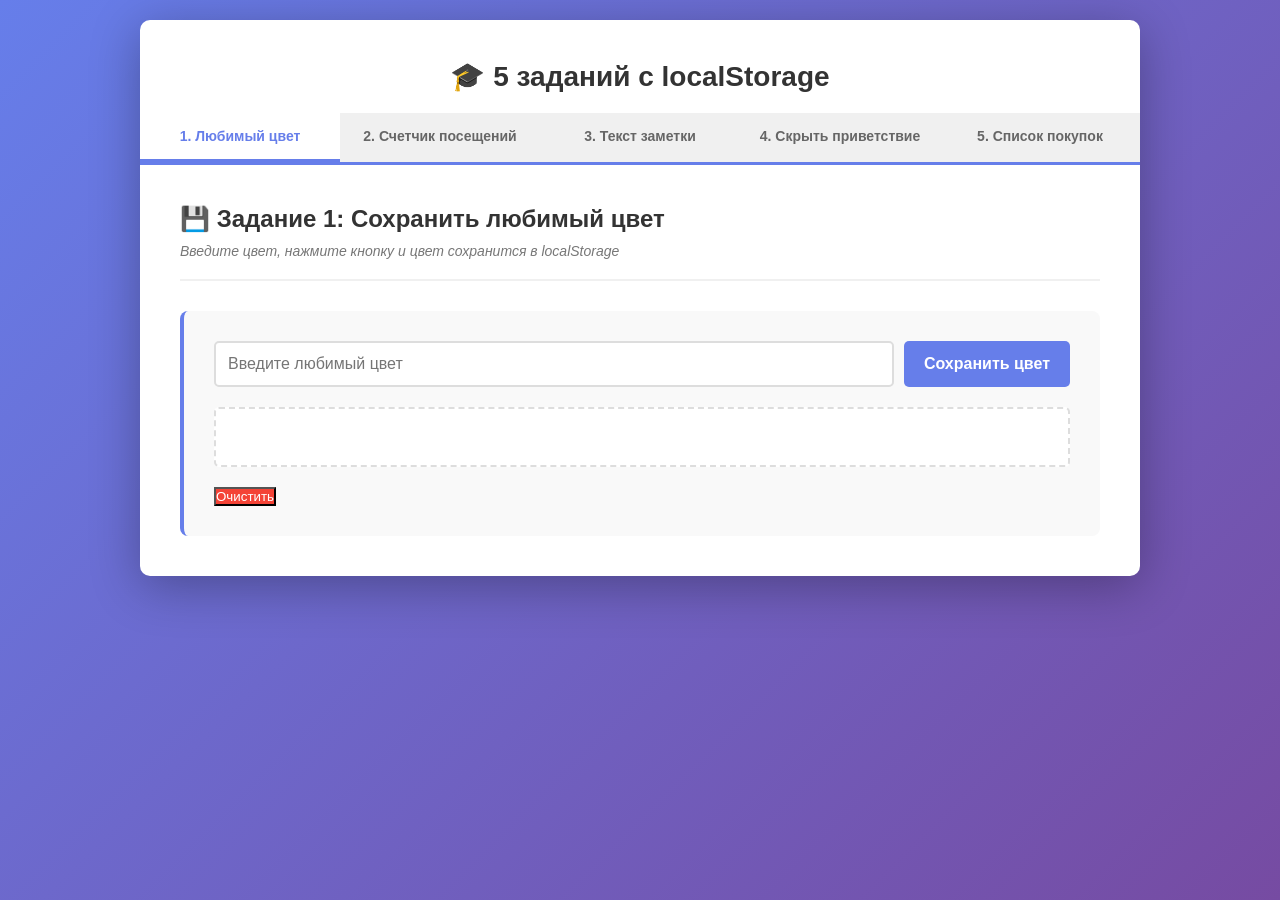
<file: classwork3/index.html>
<!DOCTYPE html>
<html lang="ru">
<head>
    <meta charset="UTF-8">
    <meta name="viewport" content="width=device-width, initial-scale=1.0">
    <title>5 заданий с localStorage</title>
    <link rel="stylesheet" href="style.css">
</head>
<body>
    <div class="main-container">
        <h1>🎓 5 заданий с localStorage</h1>
        
        <nav class="nav-tabs">
            <button class="tab-btn active" data-tab="task1">1. Любимый цвет</button>
            <button class="tab-btn" data-tab="task2">2. Счетчик посещений</button>
            <button class="tab-btn" data-tab="task3">3. Текст заметки</button>
            <button class="tab-btn" data-tab="task4">4. Скрыть приветствие</button>
            <button class="tab-btn" data-tab="task5">5. Список покупок</button>
        </nav>

        <div class="task-content active" id="task1">
            <div class="task-header">
                <h2>💾 Задание 1: Сохранить любимый цвет</h2>
                <p class="task-desc">Введите цвет, нажмите кнопку и цвет сохранится в localStorage</p>
            </div>
            <div class="task-box">
                <div class="input-group">
                    <input 
                        type="text" 
                        id="colorInput" 
                        placeholder="Введите любимый цвет"
                        autocomplete="off"
                    >
                    <button id="saveColorBtn">Сохранить цвет</button>
                </div>
                <div class="result" id="colorResult"></div>
                <button id="clearColorBtn" class="clear-btn">Очистить</button>
            </div>
        </div>

        <div class="task-content" id="task2">
            <div class="task-header">
                <h2>📊 Задание 2: Счетчик посещений страницы</h2>
                <p class="task-desc">Счетчик увеличивается при каждой загрузке страницы</p>
            </div>
            <div class="task-box">
                <div class="counter-box">
                    <p class="counter-text" id="counterText"></p>
                </div>
                <div class="stats">
                    <p id="statsText"></p>
                </div>
                <button id="resetCounterBtn" class="reset-btn">Сбросить счетчик</button>
            </div>
        </div>

        <div class="task-content" id="task3">
            <div class="task-header">
                <h2>📝 Задание 3: Запомнить текст заметки</h2>
                <p class="task-desc">Напишите заметку, нажмите сохранить, текст восстановится при перезагрузке</p>
            </div>
            <div class="task-box">
                <textarea 
                    id="noteTextarea" 
                    placeholder="Напишите вашу заметку здесь..."
                ></textarea>
                <div class="button-group">
                    <button id="saveNoteBtn" class="save-btn">Сохранить заметку</button>
                    <button id="clearNoteBtn" class="clear-btn">Удалить заметку</button>
                </div>
                <div id="noteMessage" class="message"></div>
            </div>
        </div>

        <div class="task-content" id="task4">
            <div class="task-header">
                <h2>👋 Задание 4: Кнопка "Скрыть приветствие"</h2>
                <p class="task-desc">Скройте приветствие, оно останется скрытым после перезагрузки</p>
            </div>
            <div class="task-box">
                <div id="greeting" class="greeting-box">
                    <p id="greetingText">Добро пожаловать на сайт!</p>
                    <button id="hideGreetingBtn" class="hide-btn">Скрыть приветствие</button>
                </div>
                <button id="resetGreetingBtn" class="reset-btn">Показать приветствие снова</button>
            </div>
        </div>

        <div class="task-content" id="task5">
            <div class="task-header">
                <h2>🛒 Задание 5: Мини-список покупок</h2>
                <p class="task-desc">Добавляйте товары в список, он сохранится в localStorage</p>
            </div>
            <div class="task-box">
                <div class="input-group">
                    <input 
                        type="text" 
                        id="itemInput" 
                        placeholder="Введите товар"
                        autocomplete="off"
                    >
                    <button id="addItemBtn">Добавить</button>
                </div>
                <div id="list" class="shopping-list"></div>
                <button id="clearAllBtn" class="clear-all-btn">Очистить список</button>
            </div>
        </div>
    </div>

    <script src="app.js"></script>
</body>
</html>
</file>
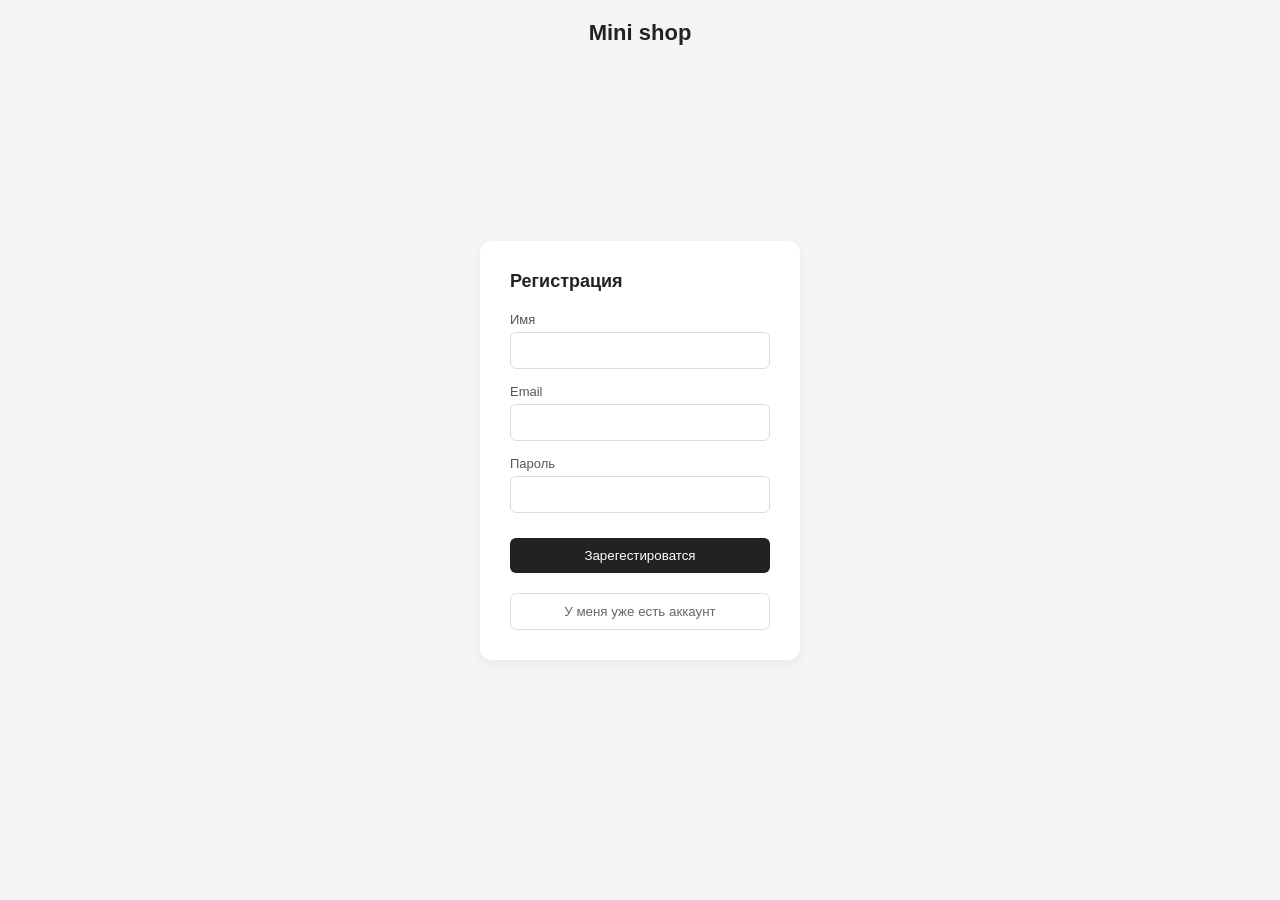
<file: classwork4/index.html>
<!DOCTYPE html>
<html lang="en">
<head>
    <meta charset="UTF-8">
    <meta name="viewport" content="width=device-width, initial-scale=1.0">
    <title>classwork</title>
    <link rel="stylesheet" href="style.css">
</head>
<body>
    <h1>Mini shop</h1>

    <section id="registerScreen">
        <h2>Регистрация</h2>

        <form id="registerForm">
            <div>
                <label>Имя</label>
                <input type="text" id="RegisterName">
            </div>
            <div>
                <label>Email</label>
                <input type="text" id="RegisterEmail">
            </div>
            <div>
                <label>Пароль</label>
                <input type="password" id="RegisterPassword">
            </div>
            <button type="submit">Зарегестироватся</button>
        </form>
        <p id="registerError"></p>
        <button id="goToLoginBtn">У меня уже есть аккаунт</button>
    </section>

    <!-- экран логина -->
     <section id="loginScreen" hidden>
        <h2>Вход</h2>

        <form id="loginForm">
            <div>
                <label>Email</label>
                <input type="text" id="LoginEmail">
            </div>
            <div>
                <label>Пароль</label>
                <input type="password" id="LoginPassword">
            </div>
            <button type="submit">Войти</button>
        </form>
        <p id="loginError"></p>
        <button id="goToRegisterBtn">У меня нет аккаунта </button>
    </section>

    <!-- экран магазина -->
      <section id="shopScreen" hidden>
        <h2>магазин</h2>
        <p id="userInfo"></p>
        <button id="logoutBtn">Выйти</button>
        <h3>Товары</h3>
        <div id="productList">

        </div>
        <h3>Корзина</h3>
        <div id="cartList">

        </div>
        <p id="cartTotal"></p>
      </section>

    <script src="app.js"></script>
</body>
</html>
</file>
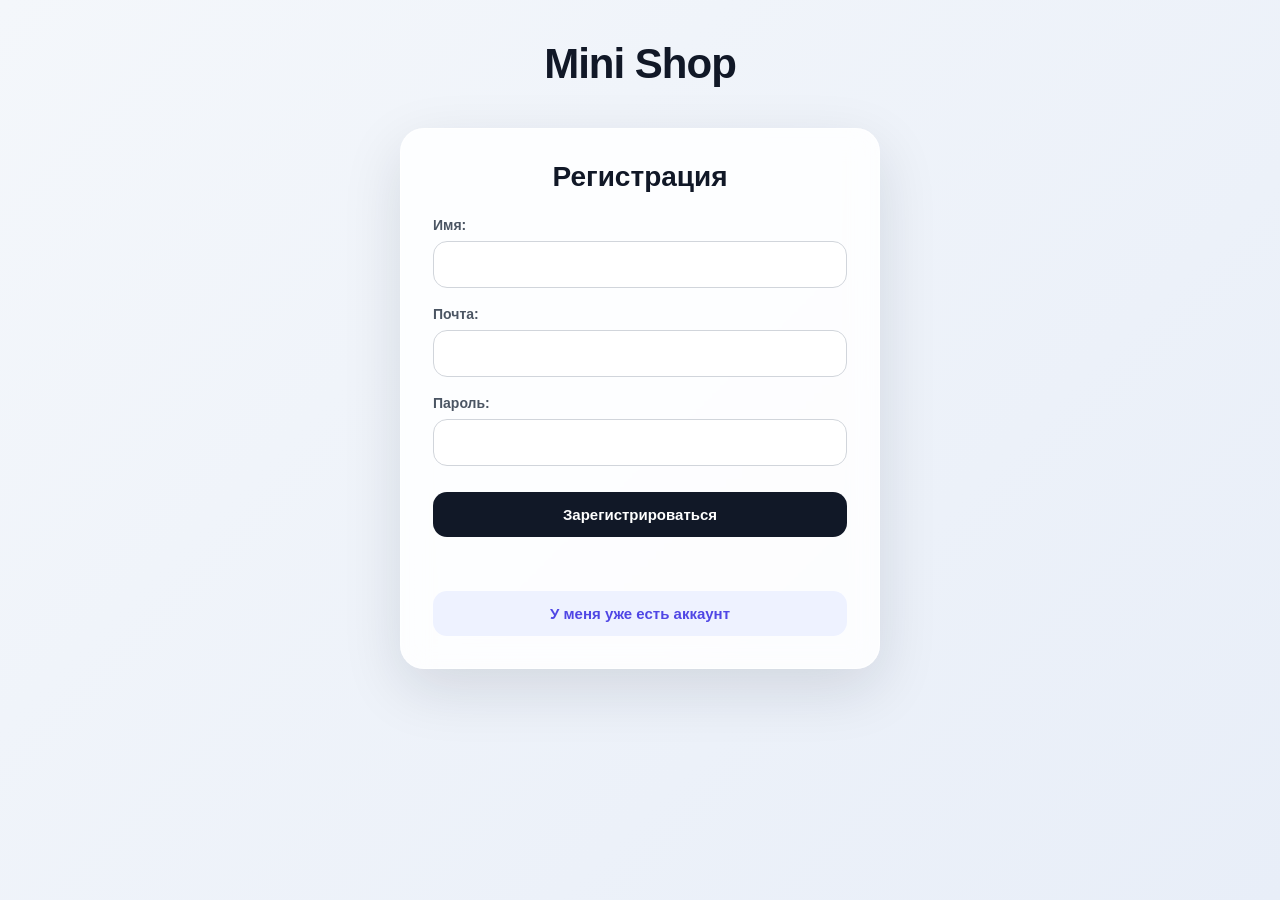
<file: classwork5/index.html>
<!DOCTYPE html>
<html lang="en">
<head>
    <meta charset="UTF-8">
    <meta name="viewport" content="width=device-width, initial-scale=1.0">
    <title>Mini Shop</title>
    <link rel="stylesheet" href="styles.css">
</head>
<body>
    
    <h1>Mini Shop</h1>

    <!-- Экран регистрации -->
    <section id="registerScreen">
        <h2>Регистрация</h2>

        <form id="registerForm">

            <div>
                <label>Имя:</label>
                <input type="text" id="registerName">
            </div>

            <div>
                <label>Почта:</label>
                <input type="text" id="registerEmail">
            </div>

            <div>
                <label>Пароль:</label>
                <input type="password" id="registerPassword">
            </div>

            <button type="submit">Зарегистрироваться</button>
        </form>
        <p id="registerError"></p>
        <button id="goToLoginBtn">У меня уже есть аккаунт</button>
    </section>

    <!-- Экран логина -->
      <section id="loginScreen" hidden>
        <h2>Логин</h2>

        <form id="loginForm">

            <div>
                <label>Почта:</label>
                <input type="text" id="loginEmail">
            </div>

            <div>
                <label>Пароль:</label>
                <input type="password" id="loginPassword">
            </div>

            <button type="submit">Войти</button>
        </form>
        <p id="loginError"></p>
        <button id="goToRegisterBtn">Создать аккаунт</button>
    </section>

    <!-- Экран магазина -->
     <section id="shopScreen" hidden>
        <h2>Магазин</h2>

        <p id="userInfo"></p>
        <button id="logoutBtn">Выйти</button>

        <h3>Товары</h3>
        <div id="productList"></div>

        <h3>Корзина</h3>
        <div id="cartList"></div>

        <p id="cartTotal"></p>
     </section>


    <script src="app.js"></script>
</body>
</html>
</file>
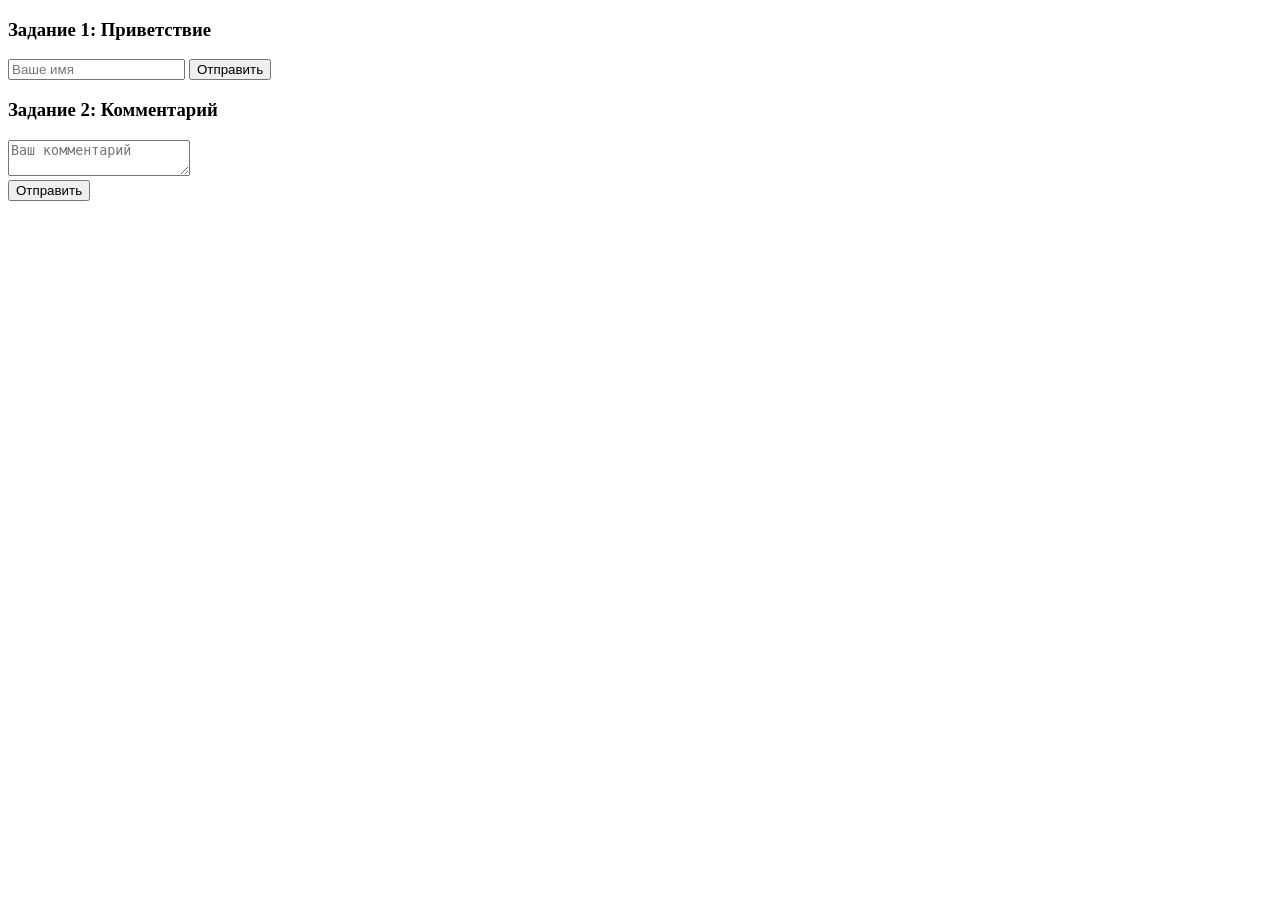
<file: homework2/index.html>
<!DOCTYPE html>
<html lang="ru">
<head>
    <meta charset="UTF-8">
    <title>Форма</title>
</head>
<body>

    <h3>Задание 1: Приветствие</h3>

    <input type="text" id="nameInput" placeholder="Ваше имя">
    <button id="nameBtn">Отправить</button>

    <p id="result"></p>
    <p id="error" style="color: red;"></p>


    <h3>Задание 2: Комментарий</h3>

    <textarea id="commentInput" placeholder="Ваш комментарий"></textarea><br>
    <button id="commentBtn">Отправить</button>

    <p id="commentResult"></p>
    <p id="commentError" style="color: red;"></p>

    <script src="script.js"></script>

</body>
</html>
</file>
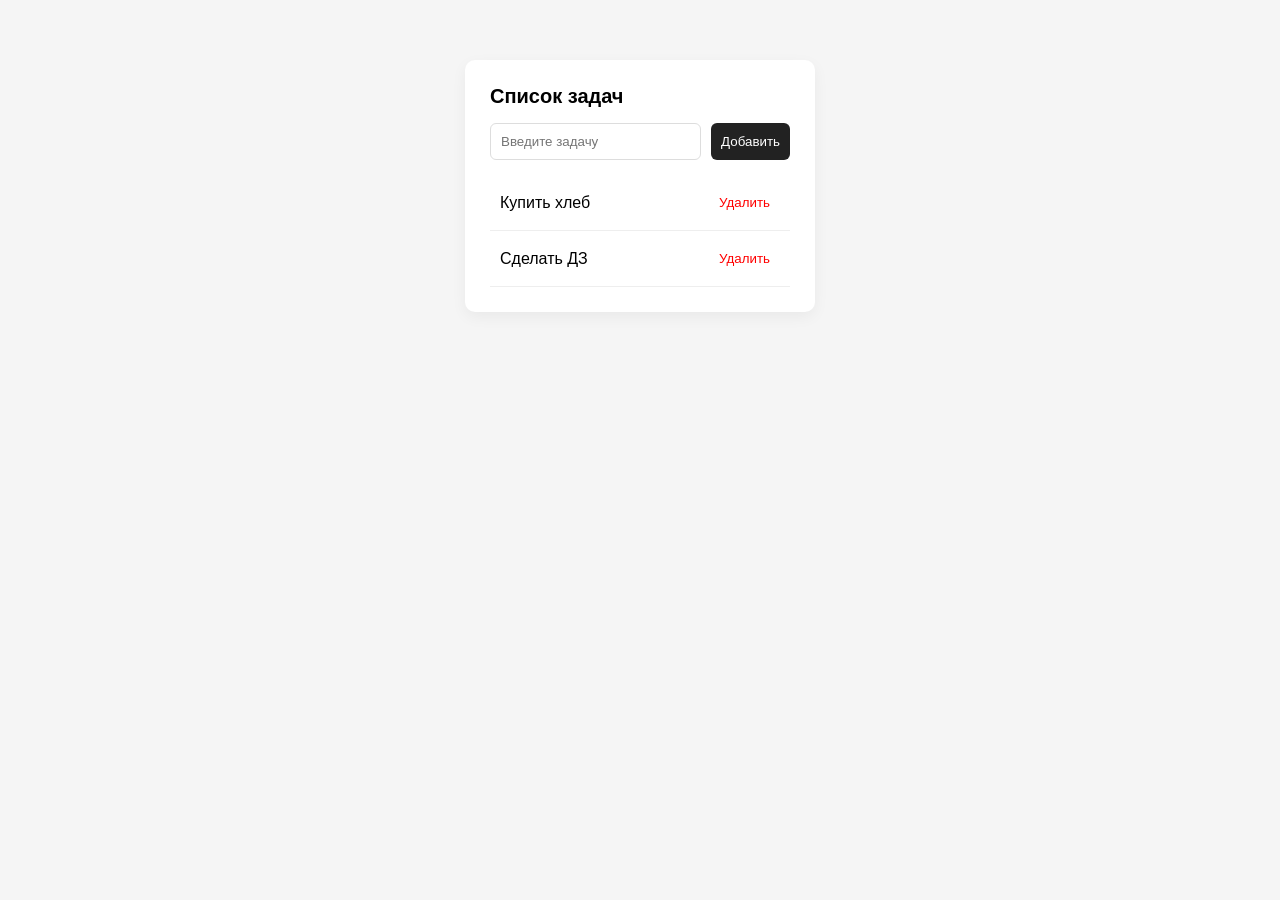
<file: homework3/index.html>
<!DOCTYPE html>
<html lang="ru">
<head>
    <meta charset="UTF-8">
    <meta name="viewport" content="width=device-width, initial-scale=1.0">
    <title>ToDo</title>
    <link rel="stylesheet" href="styles.css">
</head>
<body>

    <div class="container">
        <h1>Список задач</h1>

        <div class="input-group">
            <input type="text" id="textInput" placeholder="Введите задачу">
            <button id="addTaskBtn">Добавить</button>
        </div>

        <ul id="taskList">
            <li class="task_item">
                Купить хлеб
                <button class="delete-btn">Удалить</button>
            </li>
            <li class="task_item">
                Сделать ДЗ
                <button class="delete-btn">Удалить</button>
            </li>
        </ul>
    </div>

    <script src="script.js"></script>
</body>
</html>
</file>
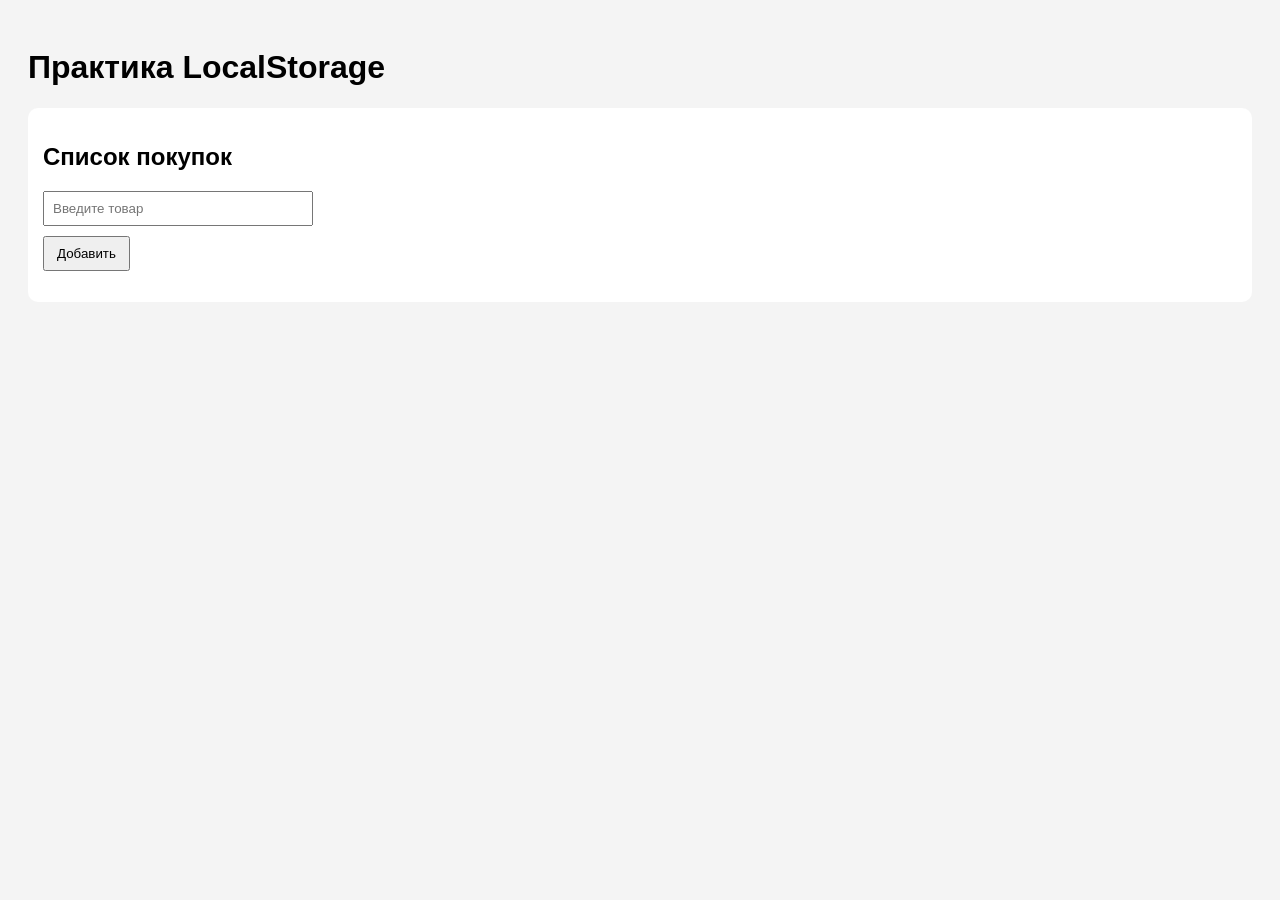
<file: homework4/index.html>
<!DOCTYPE html>
<html lang="ru">
<head>
    <meta charset="UTF-8">
    <title>LocalStorage Practice</title>
    <link rel="stylesheet" href="style.css">
</head>
<body>

    <h1>Практика LocalStorage</h1>

    <!-- 1 -->
    <!--
    <section>
        <h2>Любимый цвет</h2>
        <input type="text" id="colorInput" placeholder="Введите цвет">
        <button id="saveColor">Сохранить цвет</button>
        <p id="colorText"></p>
    </section>
    -->

    <!-- 2 -->
    <!--
    <section>
        <h2>Счетчик посещений</h2>
        <p id="visitCount"></p>
    </section>
    -->

    <!-- 3 -->
    <!--
    <section>
        <h2>Заметка</h2>
        <textarea id="noteInput" placeholder="Введите заметку"></textarea>
        <button id="saveNote">Сохранить заметку</button>
    </section>
    -->

    <!-- 4 -->
    <!--
    <section>
        <h2>Приветствие</h2>
        <div id="welcomeBlock">
            <p>Добро пожаловать на сайт!</p>
            <button id="hideWelcome">Скрыть</button>
        </div>
    </section>
    -->

    <!-- 5 -->
    <section>
        <h2>Список покупок</h2>
        <input type="text" id="itemInput" placeholder="Введите товар">
        <button id="addItem">Добавить</button>
        <ul id="shoppingList"></ul>
    </section>

    <script src="app.js"></script>
</body>
</html>
</file>
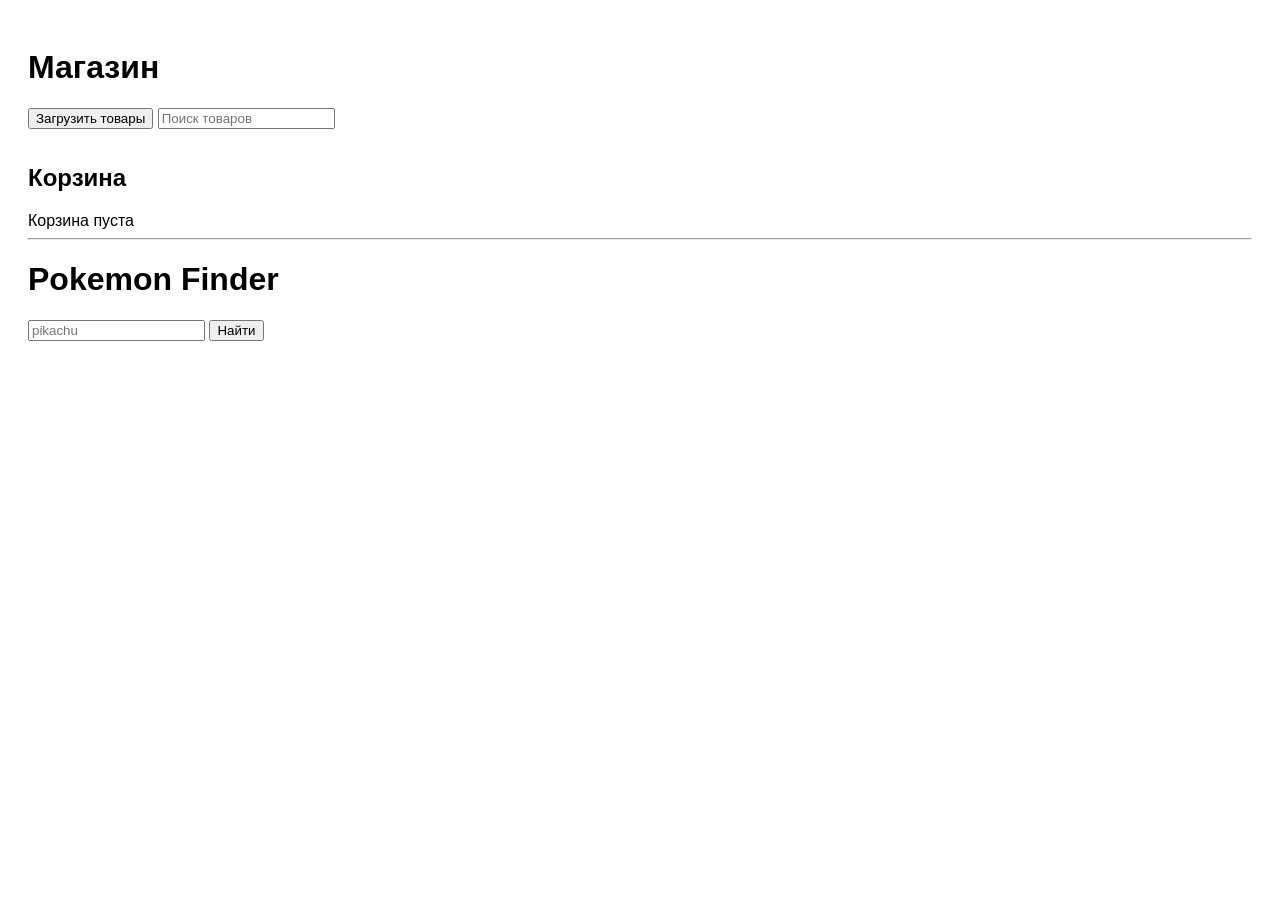
<file: homework5/index.html>
<!DOCTYPE html>
<html lang="en">
<head>
    <meta charset="UTF-8">
    <meta name="viewport" content="width=device-width, initial-scale=1.0">
    <title>Document</title>
    <link rel="stylesheet" href="style.css">
</head>
<body>

    <h1>Магазин</h1>

    <div class="controls">
        <button id="loadBtn">Загрузить товары</button>
        <input type="text" id="searchInput" placeholder="Поиск товаров">
    </div>
    <div id="status"></div>
    <div id="products" class="products"></div>

    <h2>Корзина</h2>
    <div id="cart"></div>

    <hr>

    <h1>Pokemon Finder</h1>

    <div class="controls">
        <input type="text" id="pokemonInput" placeholder="pikachu">
        <button id="pokemonBtn">Найти</button>
    </div>

    <div id="pokemonResult"></div>

    <script src="app.js"></script>
</body>
</html>
</file>
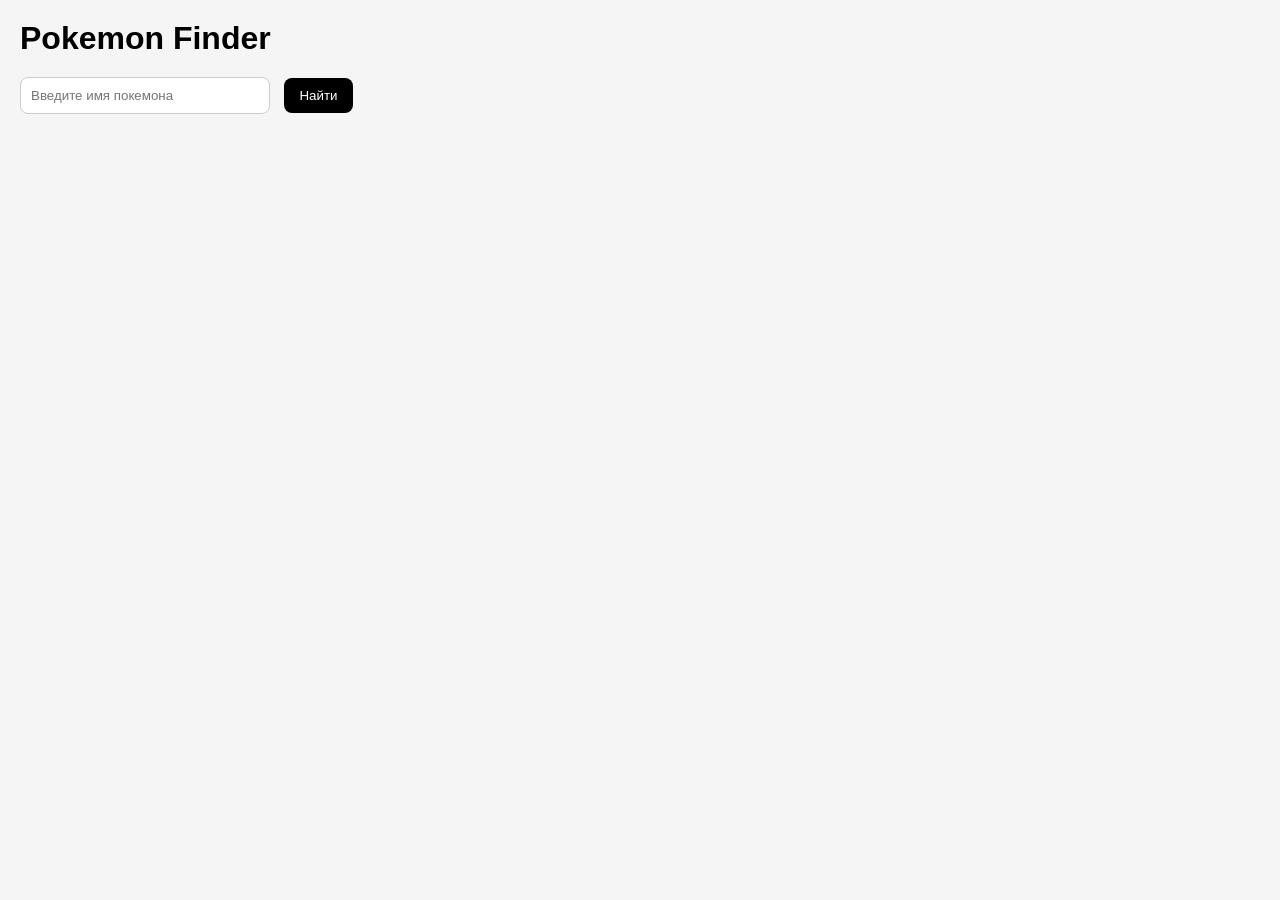
<file: homework6/index.html>
<!DOCTYPE html>
<html lang="en">
<head>
    <meta charset="UTF-8">
    <meta name="viewport" content="width=device-width, initial-scale=1.0">
    <title>Document</title>
    <link rel="stylesheet" href="style.css">
</head>

<body>

    <!-- 1 -->

    <!--
    <h1>Товары</h1>

    <button id="loadBtn">
        Загрузить товары
    </button>

    <div class="grid" id="products"></div>
    -->



    <!-- 2 -->

    <!--
    <h1>Поиск товаров</h1>

    <input
        type="text"
        id="search"
        placeholder="Поиск..."
    >

    <button id="loadBtn">
        Загрузить товары
    </button>

    <div class="grid" id="products"></div>
    -->



    <!-- 3 -->

    <!--
    <h1>Обработка ошибок</h1>

    <input
        type="text"
        id="search"
        placeholder="Поиск..."
    >

    <button id="loadBtn">
        Загрузить товары
    </button>

    <div class="grid" id="products"></div>
    -->



    <!-- 4 -->

    <!--
    <h1>Корзина</h1>

    <input
        type="text"
        id="search"
        placeholder="Поиск..."
    >

    <button id="loadBtn">
        Загрузить товары
    </button>

    <div class="grid" id="products"></div>
    -->



    <!-- 5 -->

    <h1>Pokemon Finder</h1>

    <input
        type="text"
        id="pokeInput"
        placeholder="Введите имя покемона"
    >

    <button id="pokeBtn">
        Найти
    </button>

    <div
        class="grid"
        id="pokemon"
    ></div>

    <script src="app.js"></script>

</body>
</html>
</file>
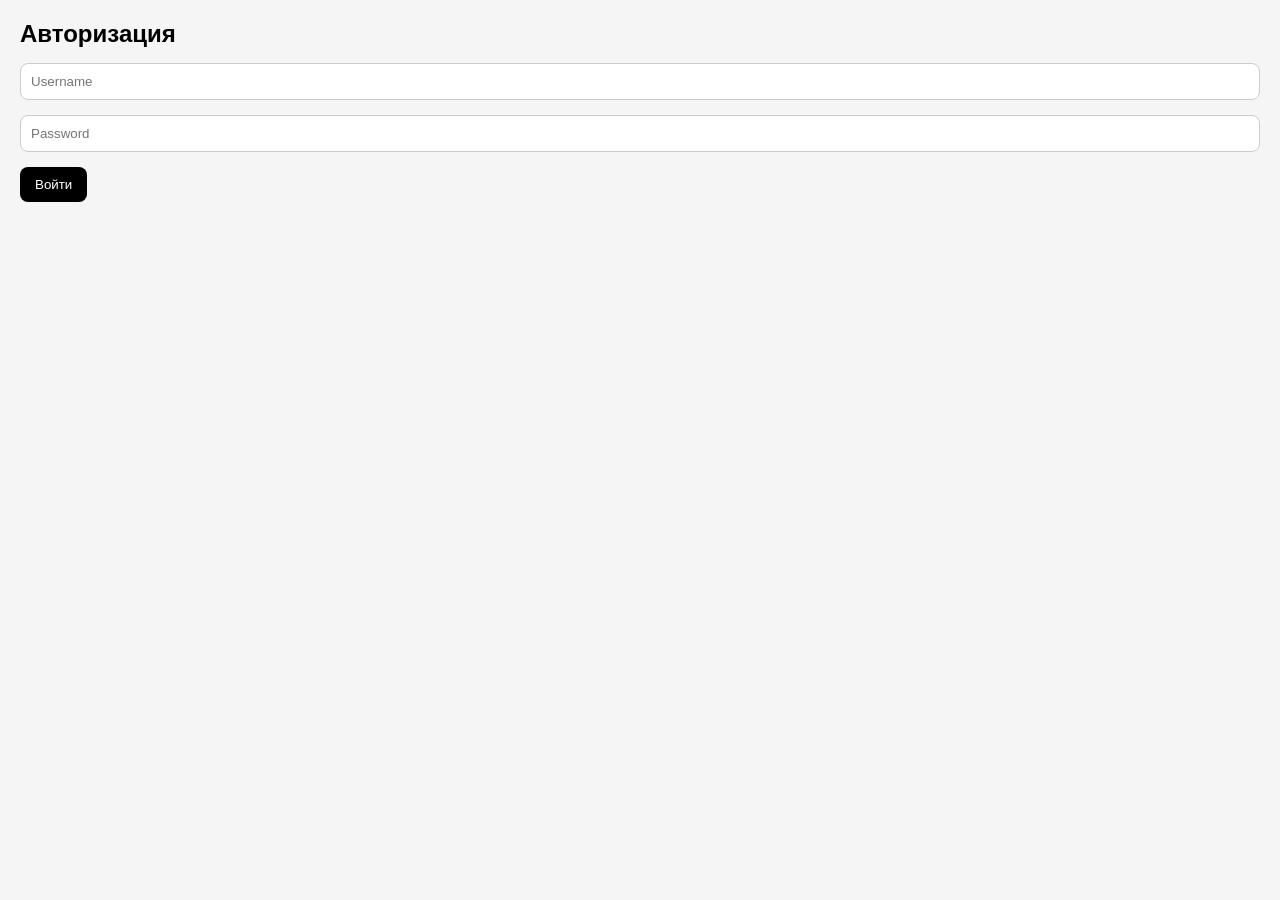
<file: homework7/index.html>
<!DOCTYPE html>
<html lang="en">
<head>
    <meta charset="UTF-8">
    <meta name="viewport" content="width=device-width, initial-scale=1.0">
    <title>Document</title>
    <link rel="stylesheet" href="style.css">
</head>

<body>
    <section id="loginScreen" class="screen">

        <h1>Авторизация</h1>

        <input
            type="text"
            id="username"
            placeholder="Username"
        >

        <input
            type="password"
            id="password"
            placeholder="Password"
        >

        <button id="loginBtn">
            Войти
        </button>

        <p id="loginError"></p>

    </section>
    <section id="profileScreen" class="screen hidden">

        <h1>Профиль</h1>

        <div id="profileBlock"></div>

        <button id="goToProductsBtn">
            Перейти к товарам
        </button>

        <button id="logoutBtn">
            Выйти
        </button>

    </section>
    <section id="productsScreen" class="screen hidden">

        <h1>Товары</h1>

        <button id="backtoProfileBtn">
            Профиль
        </button>

        <div
            id="productsBlock"
            class="products"
        ></div>

    </section>
    <section id="detailScreen" class="screen hidden">

        <h1>Информация о товаре</h1>

        <button id="backToProductsBtn">
            Назад к товарам
        </button>

        <div
            id="productDetailBlock"
            class="detail"
        ></div>

    </section>

    <script src="app.js"></script>

</body>
</html>
</file>
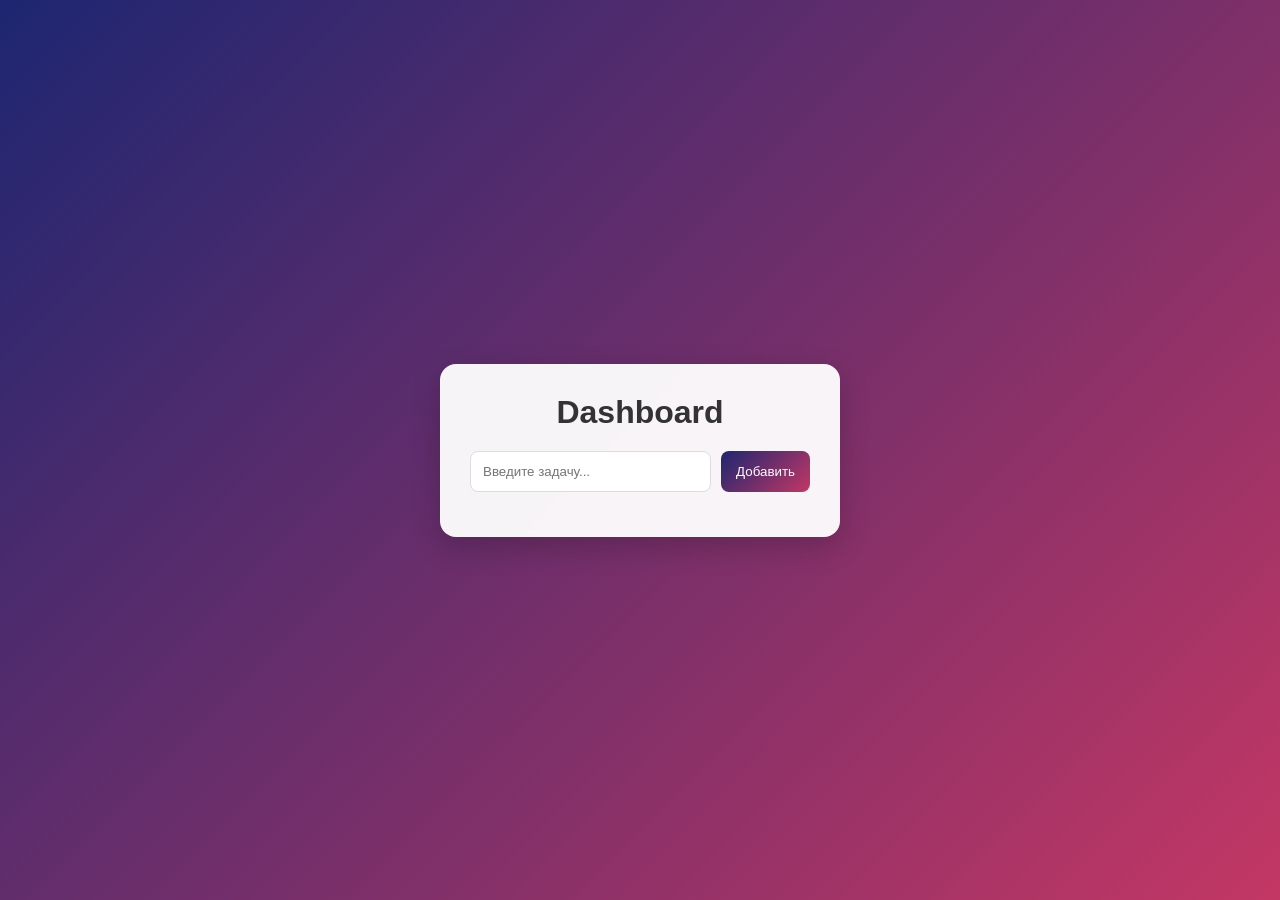
<file: classwork1/seventhlesson/index.html>
<!DOCTYPE html>
<html lang="en">
<head>
    <meta charset="UTF-8">
    <title>Dashboard</title>
    <link rel="stylesheet" href="style.css">
</head>
<body>

<div class="container">
    <h1>Dashboard</h1>

    <div class="task-input">
        <input type="text" id="taskInput" placeholder="Введите задачу...">
        <button id="addBtn">Добавить</button>
    </div>

    <p id="error" class="error"></p>

    <ul class="task-list" id="taskList"></ul>
</div>

<script src="app.js"></script>
</body>
</html>
</file>
<file: classwork3/style.css>
* {
    margin: 0;
    padding: 0;
    box-sizing: border-box;
}

body {
    font-family: 'Segoe UI', Tahoma, Geneva, Verdana, sans-serif;
    background: linear-gradient(135deg, #667eea 0%, #764ba2 100%);
    min-height: 100vh;
    padding: 20px;
}

.main-container {
    max-width: 1000px;
    margin: 0 auto;
    background: white;
    border-radius: 10px;
    box-shadow: 0 10px 50px rgba(0, 0, 0, 0.3);
    overflow: hidden;
}

h1 {
    text-align: center;
    padding: 40px 20px 20px;
    color: #333;
    font-size: 28px;
}

.nav-tabs {
    display: flex;
    flex-wrap: wrap;
    background: #f0f0f0;
    border-bottom: 3px solid #667eea;
    padding: 0;
    margin: 0;
}

.tab-btn {
    flex: 1;
    min-width: 150px;
    padding: 15px 10px;
    background: #f0f0f0;
    border: none;
    cursor: pointer;
    font-size: 14px;
    font-weight: 600;
    color: #666;
    transition: all 0.3s;
    border-bottom: 3px solid transparent;
}

.tab-btn:hover {
    background: #e0e0e0;
}

.tab-btn.active {
    background: white;
    color: #667eea;
    border-bottom-color: #667eea;
}

.task-content {
    padding: 40px;
    display: none;
    animation: fadeIn 0.3s ease-out;
}

.task-content.active {
    display: block;
}

@keyframes fadeIn {
    from {
        opacity: 0;
    }
    to {
        opacity: 1;
    }
}

.task-header {
    margin-bottom: 30px;
    padding-bottom: 20px;
    border-bottom: 2px solid #f0f0f0;
}

.task-header h2 {
    color: #333;
    margin-bottom: 10px;
    font-size: 24px;
}

.task-desc {
    color: #777;
    font-size: 14px;
    font-style: italic;
}

.task-box {
    background: #f9f9f9;
    padding: 30px;
    border-radius: 8px;
    border-left: 4px solid #667eea;
}

.input-group {
    display: flex;
    gap: 10px;
    margin-bottom: 20px;
}

.input-group input {
    flex: 1;
    padding: 12px;
    border: 2px solid #ddd;
    border-radius: 5px;
    font-size: 16px;
    transition: border-color 0.3s;
}

.input-group input:focus {
    outline: none;
    border-color: #667eea;
}

.input-group button {
    padding: 12px 20px;
    background: #667eea;
    color: white;
    border: none;
    border-radius: 5px;
    cursor: pointer;
    font-size: 16px;
    font-weight: bold;
    transition: background 0.3s;
}

.input-group button:hover {
    background: #764ba2;
}

.result {
    background: white;
    padding: 20px;
    border-radius: 5px;
    text-align: center;
    min-height: 60px;
    display: flex;
    align-items: center;
    justify-content: center;
    font-size: 18px;
    color: #333;
    margin-bottom: 20px;
    border: 2px dashed #ddd;
}

.result.active {
    background: #e8f5e9;
    border: 2px solid #4caf50;
    color: #2e7d32;
}

.counter-box {
    background: linear-gradient(135deg, #f093fb 0%, #f5576c 100%);
    padding: 50px 40px;
    border-radius: 8px;
    text-align: center;
    margin-bottom: 20px;
}

.counter-text {
    color: white;
    font-size: 36px;
    font-weight: bold;
    margin: 0;
}

.stats {
    background: white;
    padding: 15px;
    border-radius: 5px;
    text-align: center;
    margin-bottom: 20px;
}

.stats p {
    color: #666;
    font-size: 14px;
    margin: 0;
}

.reset-btn {
    width: 100%;
    padding: 12px;
    background: #f44336;
    color: white;
    border: none;
    border-radius: 5px;
    cursor: pointer;
    font-size: 16px;
    font-weight: bold;
    transition: background 0.3s;
}

.reset-btn:hover {
    background: #d32f2f;
}

textarea {
    width: 100%;
    height: 300px;
    padding: 15px;
    border: 2px solid #ddd;
    border-radius: 5px;
    font-family: 'Segoe UI', Tahoma, Geneva, Verdana, sans-serif;
    font-size: 16px;
    resize: vertical;
    transition: border-color 0.3s;
    margin-bottom: 20px;
}

textarea:focus {
    outline: none;
    border-color: #4facfe;
    box-shadow: 0 0 10px rgba(79, 172, 254, 0.3);
}

.button-group {
    display: flex;
    gap: 10px;
    margin-bottom: 20px;
}

.button-group button {
    flex: 1;
    padding: 12px 20px;
    border: none;
    border-radius: 5px;
    cursor: pointer;
    font-size: 16px;
    font-weight: bold;
    transition: all 0.3s;
}

.save-btn {
    background: #4facfe;
    color: white;
}

.save-btn:hover {
    background: #3a9fd8;
}

.clear-btn {
    background: #f44336;
    color: white;
}

.clear-btn:hover {
    background: #d32f2f;
}

.message {
    padding: 15px;
    text-align: center;
    border-radius: 5px;
    display: none;
    margin-top: 20px;
}

.message.success {
    display: block;
    background: #e8f5e9;
    color: #2e7d32;
    border: 2px solid #4caf50;
}

.message.deleted {
    display: block;
    background: #ffebee;
    color: #c62828;
    border: 2px solid #f44336;
}

.greeting-box {
    background: linear-gradient(135deg, #fa709a 0%, #fee140 100%);
    padding: 40px;
    border-radius: 8px;
    text-align: center;
    margin-bottom: 20px;
    animation: slideIn 0.5s ease-out;
}

.greeting-box.hidden {
    display: none;
}

#greetingText {
    color: white;
    font-size: 24px;
    margin-bottom: 20px;
    font-weight: bold;
}

.hide-btn {
    padding: 10px 20px;
    background: white;
    color: #fa709a;
    border: none;
    border-radius: 5px;
    cursor: pointer;
    font-size: 16px;
    font-weight: bold;
    transition: all 0.3s;
}

.hide-btn:hover {
    transform: scale(1.05);
    box-shadow: 0 5px 15px rgba(0, 0, 0, 0.3);
}

@keyframes slideIn {
    from {
        opacity: 0;
        transform: translateY(-20px);
    }
    to {
        opacity: 1;
        transform: translateY(0);
    }
}

.shopping-list {
    background: white;
    padding: 20px;
    border-radius: 5px;
    margin-bottom: 20px;
    min-height: 100px;
    border: 2px dashed #ddd;
}

.shopping-list:empty::before {
    content: 'Ваш список пуст. Добавьте первый товар!';
    color: #aaa;
    font-style: italic;
    display: block;
    text-align: center;
    padding: 40px 20px;
}

.shopping-list p {
    padding: 10px;
    margin: 5px 0;
    background: #f0f0f0;
    border-left: 4px solid #4caf50;
    border-radius: 3px;
    color: #333;
    display: flex;
    align-items: center;
}

.shopping-list p::before {
    content: '✓ ';
    color: #4caf50;
    margin-right: 10px;
    font-weight: bold;
}

.clear-all-btn {
    width: 100%;
    padding: 12px;
    background: #f44336;
    color: white;
    border: none;
    border-radius: 5px;
    cursor: pointer;
    font-size: 16px;
    font-weight: bold;
    transition: background 0.3s;
}

.clear-all-btn:hover {
    background: #d32f2f;
}

@media (max-width: 768px) {
    h1 {
        font-size: 20px;
    }

    .nav-tabs {
        flex-direction: column;
    }

    .tab-btn {
        min-width: auto;
        padding: 12px;
    }

    .task-content {
        padding: 20px;
    }

    .task-box {
        padding: 20px;
    }

    .counter-text {
        font-size: 28px;
    }

    textarea {
        height: 200px;
    }
}
</file>
<file: classwork4/style.css>
/* базовый сброс */
* {
    margin: 0;
    padding: 0;
    box-sizing: border-box;
    font-family: Arial, sans-serif;
}

body {
    background-color: #f5f5f5;
    color: #222;
    display: flex;
    justify-content: center;
    align-items: center;
    min-height: 100vh;
}

/* общий контейнер экранов */
section {
    background: #fff;
    padding: 30px;
    border-radius: 12px;
    width: 320px;
    box-shadow: 0 4px 12px rgba(0,0,0,0.05);
}

/* заголовки */
h1 {
    position: absolute;
    top: 20px;
    font-size: 22px;
    font-weight: 600;
}

h2 {
    margin-bottom: 20px;
    font-size: 18px;
}

/* формы */
form div {
    margin-bottom: 15px;
}

label {
    display: block;
    font-size: 13px;
    margin-bottom: 5px;
    color: #555;
}

input {
    width: 100%;
    padding: 10px;
    border: 1px solid #ddd;
    border-radius: 6px;
    outline: none;
    transition: 0.2s;
}

input:focus {
    border-color: #888;
}

/* кнопки */
button {
    width: 100%;
    padding: 10px;
    border: none;
    border-radius: 6px;
    background: #222;
    color: #fff;
    cursor: pointer;
    transition: 0.2s;
    margin-top: 10px;
}

button:hover {
    background: #444;
}

/* вторичные кнопки */
#goToLoginBtn,
#goToRegisterBtn,
#logoutBtn {
    background: transparent;
    color: #666;
    border: 1px solid #ddd;
}

#goToLoginBtn:hover,
#goToRegisterBtn:hover,
#logoutBtn:hover {
    background: #f0f0f0;
}

/* ошибки */
p {
    font-size: 13px;
    margin-top: 10px;
}

#registerError,
#loginError {
    color: red;
}

/* магазин */
#shopScreen {
    width: 400px;
}

#productList,
#cartList {
    margin-top: 10px;
    padding: 10px;
    border: 1px solid #eee;
    border-radius: 8px;
    min-height: 50px;
    background: #fafafa;
}

/* элементы товаров (если будешь добавлять через JS) */
.product,
.cart-item {
    display: flex;
    justify-content: space-between;
    padding: 8px;
    border-bottom: 1px solid #eee;
    font-size: 14px;
}

.product:last-child,
.cart-item:last-child {
    border-bottom: none;
}

#cartTotal {
    margin-top: 10px;
    font-weight: bold;
}
</file>
<file: classwork5/styles.css>
* {
    margin: 0;
    padding: 0;
    box-sizing: border-box;
}

body {
    min-height: 100vh;
    font-family: Arial, sans-serif;
    background: linear-gradient(135deg, #f4f7fb, #e8eef8);
    color: #1f2937;
    padding: 40px 20px;
}

h1 {
    text-align: center; 
    font-size: 42px;
    margin-bottom: 40px;
    color: #111827;
    letter-spacing: -1px;
}

/* Общий стиль экранов */
section {
    width: 100%;
    max-width: 480px;
    margin: 0 auto;
    background: rgba(255, 255, 255, 0.85);
    backdrop-filter: blur(14px);
    border: 1px solid rgba(255, 255, 255, 0.6);
    border-radius: 24px;
    padding: 32px;
    box-shadow: 0 20px 60px rgba(15, 23, 42, 0.12);
}

/* Экран магазина шире */
#shopScreen {
    max-width: 1100px;
}

h2 {
    font-size: 28px;
    margin-bottom: 24px;
    text-align: center;
    color: #111827;
}

h3 {
    font-size: 22px;
    margin: 30px 0 16px;
    color: #111827;
}

form {
    display: flex;
    flex-direction: column;
    gap: 18px;
}

form div {
    display: flex;
    flex-direction: column;
    gap: 8px;
}

label {
    font-size: 14px;
    font-weight: 600;
    color: #4b5563;
}

input {
    width: 100%;
    padding: 14px 16px;
    border: 1px solid #d1d5db;
    border-radius: 14px;
    background: #ffffff;
    font-size: 15px;
    color: #111827;
    outline: none;
    transition: 0.2s ease;
}

input:focus {
    border-color: #6366f1;
    box-shadow: 0 0 0 4px rgba(99, 102, 241, 0.15);
}

/* Кнопки */
button {
    border: none;
    border-radius: 14px;
    padding: 14px 18px;
    font-size: 15px;
    font-weight: 700;
    cursor: pointer;
    transition: 0.2s ease;
}

button[type="submit"] {
    margin-top: 8px;
    background: #111827;
    color: #ffffff;
}

button[type="submit"]:hover {
    background: #374151;
    transform: translateY(-2px);
}

#goToLoginBtn,
#goToRegisterBtn {
    width: 100%;
    margin-top: 18px;
    background: #eef2ff;
    color: #4f46e5;
}

#goToLoginBtn:hover,
#goToRegisterBtn:hover {
    background: #e0e7ff;
}

/* Сообщения об ошибках */
#registerError,
#loginError {
    min-height: 22px;
    margin-top: 14px;
    font-size: 14px;
    font-weight: 600;
    color: #dc2626;
    text-align: center;
}

/* Информация о пользователе */
#userInfo {
    display: inline-block;
    background: #f3f4f6;
    color: #374151;
    padding: 10px 14px;
    border-radius: 999px;
    font-size: 14px;
    font-weight: 600;
    margin-bottom: 18px;
}

/* Кнопка выхода */
#logoutBtn {
    float: right;
    background: #fee2e2;
    color: #dc2626;
    padding: 10px 16px;
}

#logoutBtn:hover {
    background: #fecaca;
}

/* Список товаров */
#productList {
    display: grid;
    grid-template-columns: repeat(auto-fit, minmax(220px, 1fr));
    gap: 18px;
}

/* Карточки товаров */
#productList > div {
    background: #ffffff;
    border: 1px solid #e5e7eb;
    border-radius: 20px;
    padding: 20px;
    box-shadow: 0 10px 30px rgba(15, 23, 42, 0.08);
    transition: 0.2s ease;
}

#productList > div:hover {
    transform: translateY(-4px);
    box-shadow: 0 18px 45px rgba(15, 23, 42, 0.12);
}

#productList h4 {
    font-size: 18px;
    margin-bottom: 8px;
    color: #111827;
}

#productList p {
    font-size: 15px;
    color: #6b7280;
    margin-bottom: 14px;
}

#productList button {
    width: 100%;
    background: #6366f1;
    color: #ffffff;
}

#productList button:hover {
    background: #4f46e5;
}

/* Корзина */
#cartList {
    display: flex;
    flex-direction: column;
    gap: 12px;
}

#cartList > div {
    display: flex;
    justify-content: space-between;
    align-items: center;
    gap: 16px;
    background: #ffffff;
    border: 1px solid #e5e7eb;
    border-radius: 18px;
    padding: 16px 18px;
    box-shadow: 0 8px 25px rgba(15, 23, 42, 0.06);
}

#cartList p {
    font-size: 15px;
    color: #374151;
}

#cartList button {
    background: #f3f4f6;
    color: #374151;
    padding: 9px 12px;
}

#cartList button:hover {
    background: #e5e7eb;
}

/* Итоговая сумма */
#cartTotal {
    margin-top: 20px;
    padding: 18px;
    background: #111827;
    color: #ffffff;
    border-radius: 18px;
    text-align: right;
    font-size: 20px;
    font-weight: 800;
}

/* Адаптив */
@media (max-width: 768px) {
    body {
        padding: 24px 14px;
    }

    h1 {
        font-size: 34px;
        margin-bottom: 28px;
    }

    section {
        padding: 24px;
        border-radius: 20px;
    }

    #shopScreen {
        max-width: 100%;
    }

    #logoutBtn {
        float: none;
        width: 100%;
        margin-bottom: 16px;
    }

    #userInfo {
        display: block;
        text-align: center;
    }

    #cartList > div {
        flex-direction: column;
        align-items: stretch;
    }

    #cartList button {
        width: 100%;
    }

    #cartTotal {
        text-align: center;
    }
}
</file>
<file: homework3/styles.css>
* {
    margin: 0;
    padding: 0;
    box-sizing: border-box;
    font-family: Arial, sans-serif;
}

body {
    background: #f5f5f5;
    display: flex;
    justify-content: center;
    padding-top: 60px;
}

.container {
    background: #fff;
    padding: 25px;
    border-radius: 10px;
    width: 350px;
    box-shadow: 0 5px 15px rgba(0,0,0,0.05);
}

h1 {
    margin-bottom: 15px;
    font-size: 20px;
}

.input-group {
    display: flex;
    gap: 10px;
    margin-bottom: 15px;
}

input {
    flex: 1;
    padding: 10px;
    border: 1px solid #ddd;
    border-radius: 6px;
}

button {
    padding: 10px;
    border: none;
    background: #222;
    color: #fff;
    border-radius: 6px;
    cursor: pointer;
}

button:hover {
    background: #444;
}

ul {
    list-style: none;
}

.task_item {
    display: flex;
    justify-content: space-between;
    align-items: center;
    padding: 10px;
    border-bottom: 1px solid #eee;
    cursor: pointer;
}

.delete-btn {
    background: transparent;
    color: red;
    border: none;
    cursor: pointer;
}

.done {
    text-decoration: line-through;
    color: gray;
}
</file>
<file: homework4/style.css>
body {
    font-family: Arial, sans-serif;
    padding: 20px;
    background: #f4f4f4;
}

section {
    background: white;
    padding: 15px;
    margin-bottom: 20px;
    border-radius: 10px;
}

input, textarea {
    display: block;
    margin: 10px 0;
    padding: 8px;
    width: 250px;
}

button {
    padding: 8px 12px;
    cursor: pointer;
}

ul {
    margin-top: 10px;
}
</file>
<file: homework5/style.css>
body {
    font-family: Arial, sans-serif;
    padding: 20px;
}

.controls {
    margin-bottom: 15px;
}

.products {
    display: flex;
    flex-wrap: wrap;
    gap: 15px;
}

.card {
    border: 1px solid #ccc;
    padding: 10px;
    width: 220px;
    display: flex;
    flex-direction: column;
}

.card img {
    height: 150px;
    object-fit: contain;
}

.card button {
    margin-top: auto;
}

#status {
    margin: 10px 0;
    color: red;
}

.cart-item {
    display: flex;
    justify-content: space-between;
    margin-bottom: 5px;
}

.cart-controls button {
    margin-left: 5px;
}

.total {
    margin-top: 10px;
    font-weight: bold;
}
</file>
<file: homework6/style.css>
* {
    margin: 0;
    padding: 0;
    box-sizing: border-box;
}

body {
    font-family: Arial, sans-serif;
    padding: 20px;
    background: #f5f5f5;
}

h1 {
    margin-bottom: 20px;
}

input {
    padding: 10px;
    width: 250px;
    border: 1px solid #ccc;
    border-radius: 8px;
    margin-right: 10px;
}

button {
    padding: 10px 15px;
    border: none;
    border-radius: 8px;
    background: black;
    color: white;
    cursor: pointer;
}

button:hover {
    opacity: 0.8;
}

.grid {
    display: flex;
    flex-wrap: wrap;
    gap: 20px;
    margin-top: 20px;
}

.card {
    width: 250px;
    background: white;
    border-radius: 10px;
    padding: 15px;
    box-shadow: 0 0 10px rgba(0, 0, 0, 0.1);
}

.card img {
    width: 100%;
    height: 200px;
    object-fit: contain;
    margin-bottom: 10px;
}

.card h2,
.card h3 {
    margin-bottom: 10px;
}

.card p {
    margin-bottom: 10px;
}
</file>
<file: homework7/style.css>
* {
    margin: 0;
    padding: 0;
    box-sizing: border-box;
}

body {
    font-family: Arial, sans-serif;
    background: #f5f5f5;
    padding: 20px;
}

.screen {
    display: flex;
    flex-direction: column;
    gap: 15px;
}

.hidden {
    display: none;
}

input {
    padding: 10px;
    border: 1px solid #ccc;
    border-radius: 8px;
}

button {
    width: fit-content;
    padding: 10px 15px;
    border: none;
    border-radius: 8px;
    background: black;
    color: white;
    cursor: pointer;
}

.products {
    display: flex;
    flex-wrap: wrap;
    gap: 20px;
}

.card {
    width: 250px;
    background: white;
    padding: 15px;
    border-radius: 10px;
    box-shadow: 0 0 10px rgba(0, 0, 0, 0.1);
}

.card img {
    width: 100%;
    height: 200px;
    object-fit: cover;
    margin-bottom: 10px;
}

.card h3 {
    margin-bottom: 10px;
}

.card p {
    margin-bottom: 10px;
}

.detail {
    width: 400px;
    background: white;
    padding: 20px;
    border-radius: 10px;
}

.detail img {
    width: 100%;
    height: 300px;
    object-fit: cover;
    margin-bottom: 15px;
}

#loginError {
    color: red;
}
</file>
<file: classwork1/seventhlesson/style.css>
* {
    margin: 0;
    padding: 0;
    box-sizing: border-box;
}

body {
    font-family: 'Segoe UI', sans-serif;
    height: 100vh;
    display: flex;
    justify-content: center;
    align-items: center;
    background: linear-gradient(135deg, #1d2671, #c33764);
}

.container {
    width: 400px;
    padding: 30px;
    border-radius: 16px;
    background: rgba(255, 255, 255, 0.95);
    backdrop-filter: blur(10px);
    box-shadow: 0 10px 30px rgba(0,0,0,0.2);
}

h1 {
    text-align: center;
    margin-bottom: 20px;
    color: #333;
}

.task-input {
    display: flex;
    gap: 10px;
    margin-bottom: 15px;
}

.task-input input {
    flex: 1;
    padding: 12px;
    border-radius: 8px;
    border: 1px solid #ddd;
    outline: none;
    transition: 0.3s;
}

.task-input input:focus {
    border-color: #c33764;
    box-shadow: 0 0 5px rgba(195,55,100,0.5);
}

.task-input button {
    padding: 12px 15px;
    border: none;
    background: linear-gradient(135deg, #1d2671, #c33764);
    color: white;
    border-radius: 8px;
    cursor: pointer;
    transition: 0.3s;
}

.task-input button:hover {
    transform: translateY(-2px);
    box-shadow: 0 5px 15px rgba(0,0,0,0.2);
}

.messages {
    margin-bottom: 10px;
}

.success {
    color: green;
    font-size: 14px;
}

.error {
    color: red;
    font-size: 14px;
}

.task-list {
    list-style: none;
    margin-top: 10px;
}

.task-list li {
    display: flex;
    justify-content: space-between;
    align-items: center;
    padding: 12px;
    border-radius: 8px;
    background: #f7f7f7;
    margin-bottom: 10px;
    transition: 0.3s;
}

.task-list li:hover {
    background: #ececec;
}

.delete {
    border: none;
    background: crimson;
    color: white;
    border-radius: 6px;
    padding: 5px 10px;
    cursor: pointer;
    transition: 0.3s;
}

.delete:hover {
    background: darkred;
}
</file>
